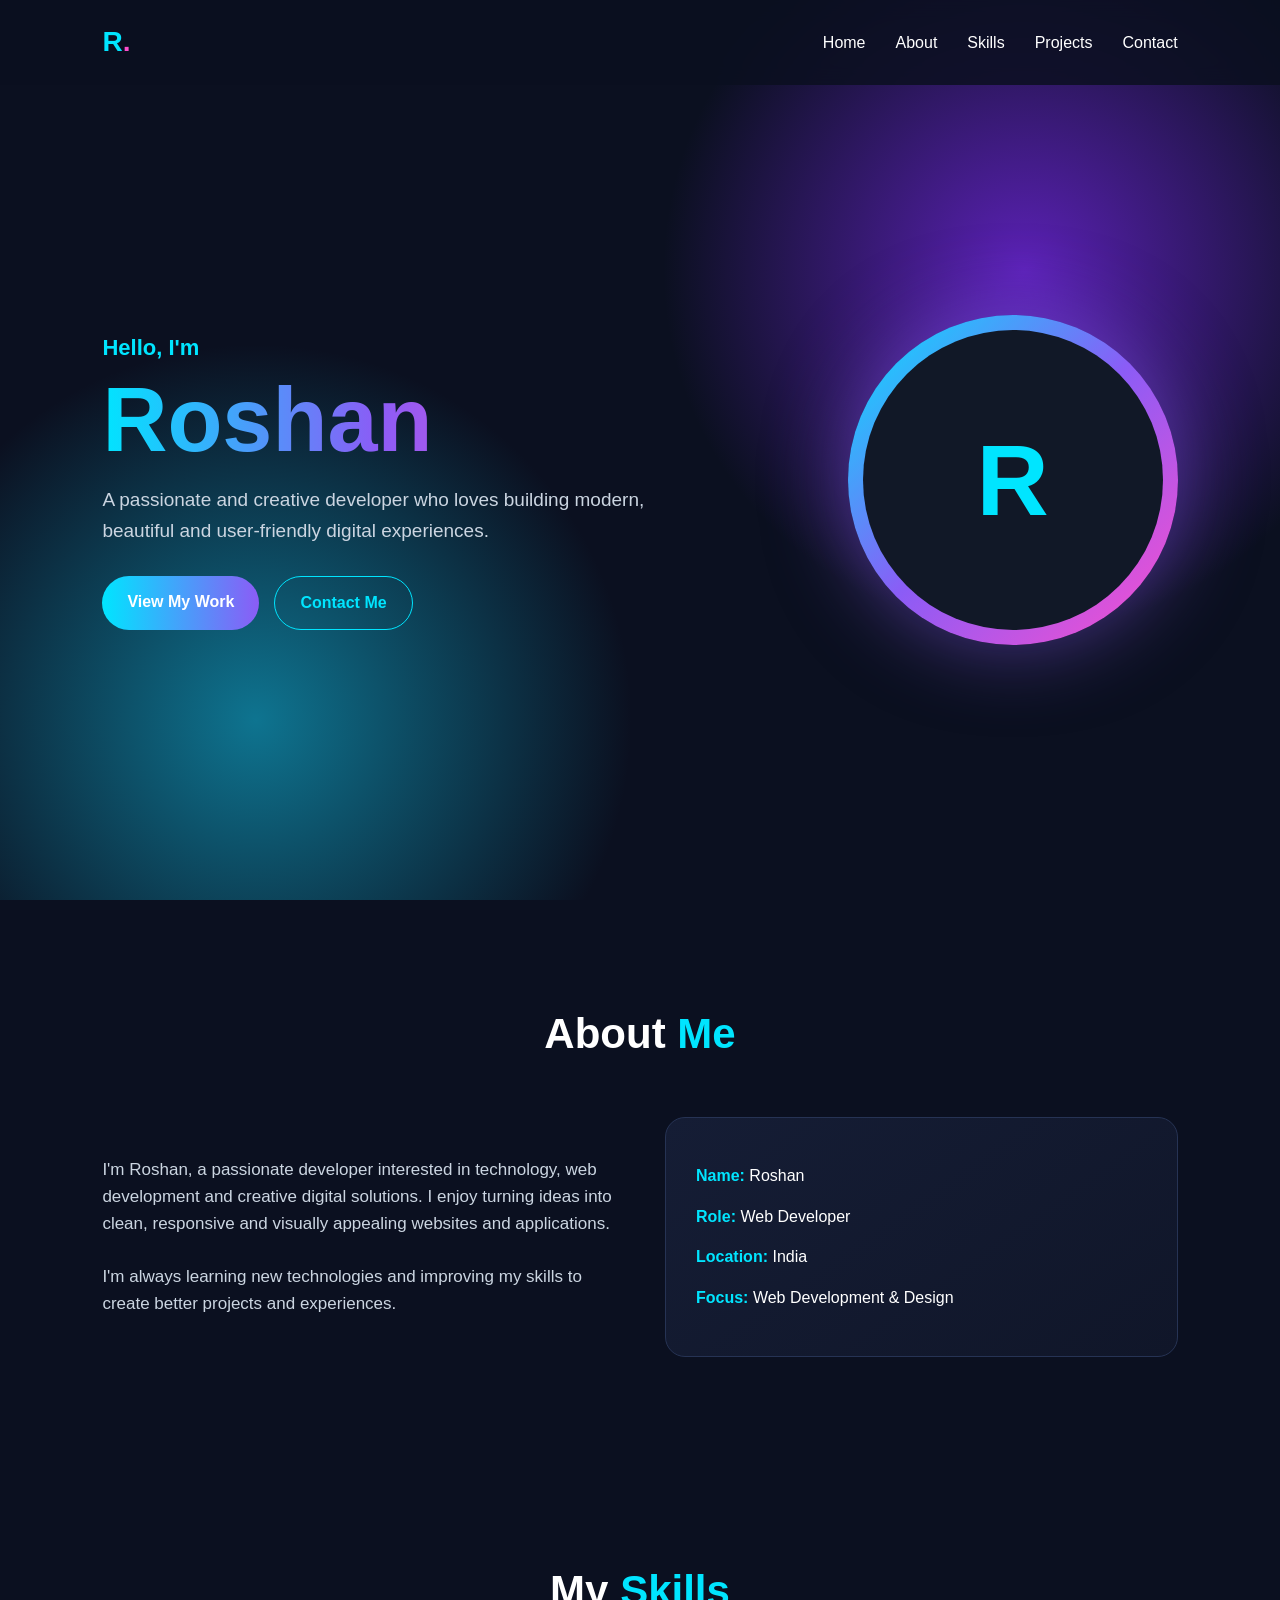
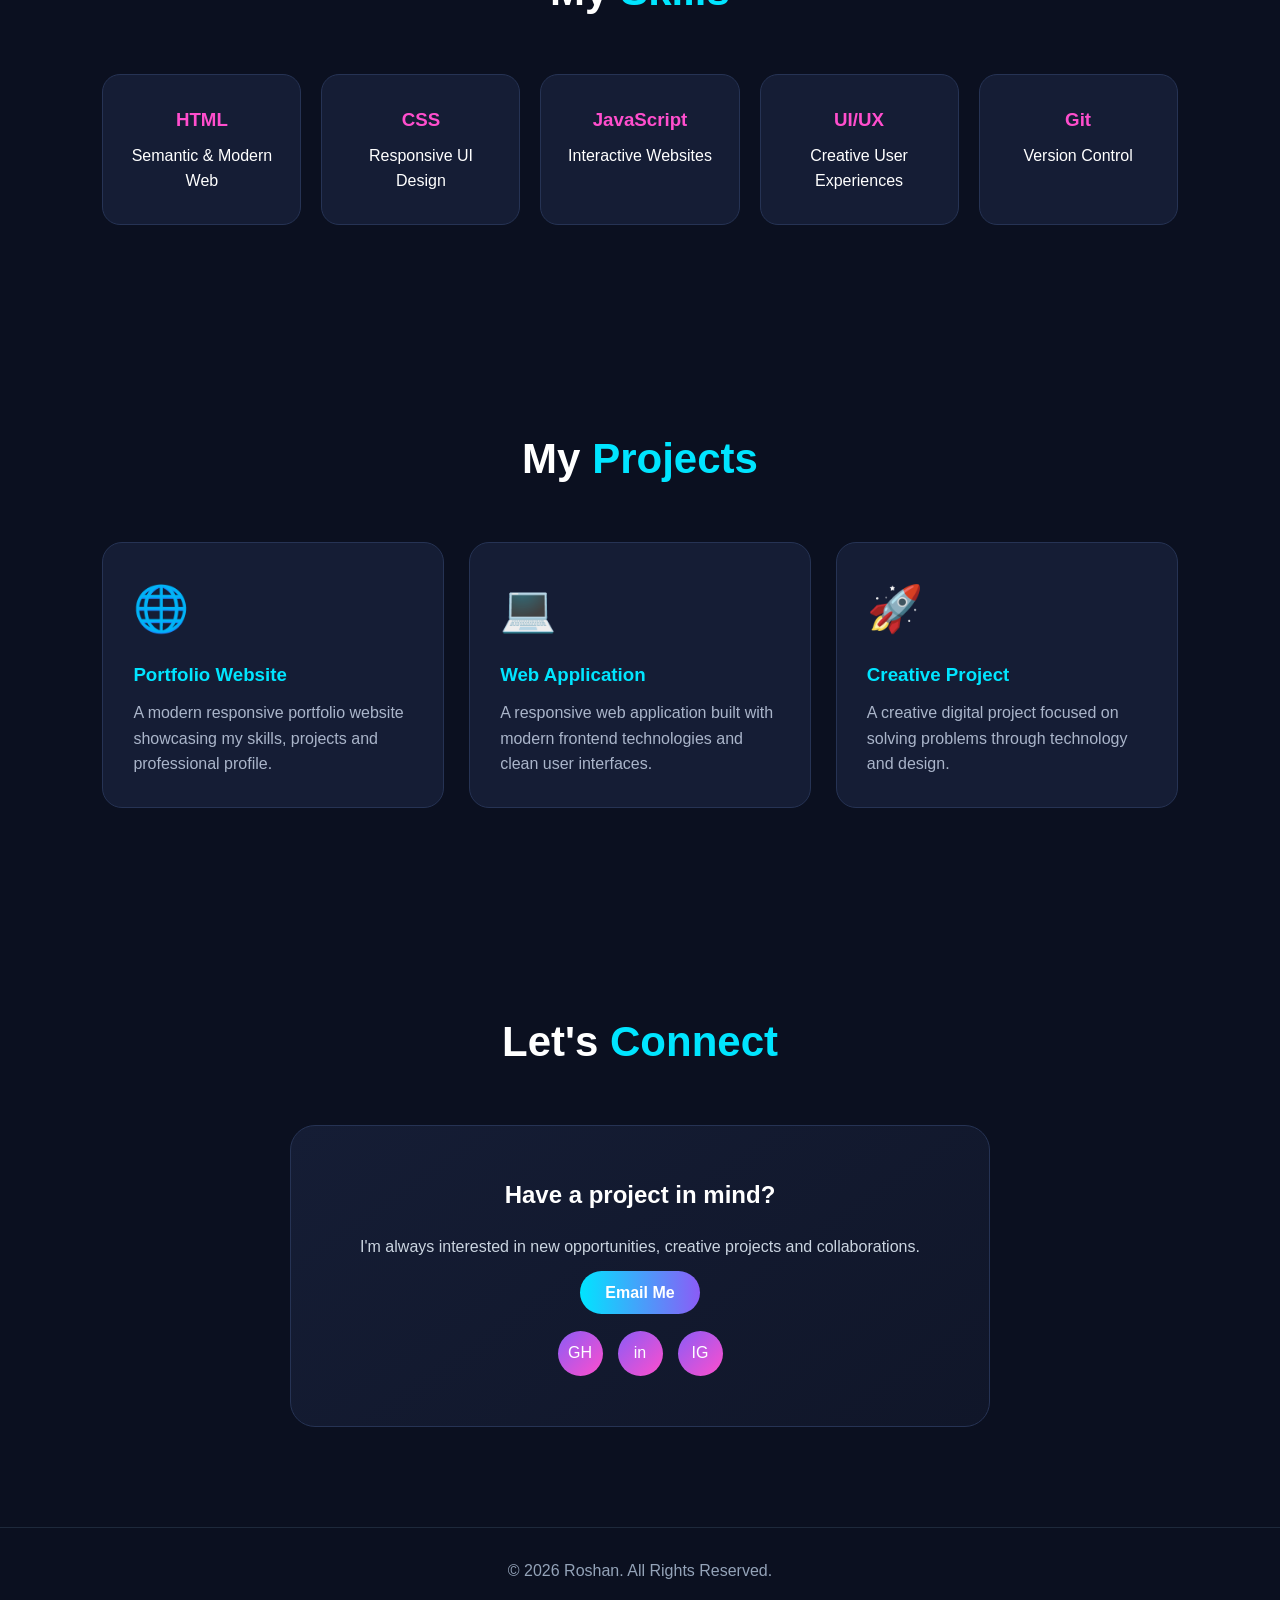
<file: index.html>
<!DOCTYPE html>
<html lang="en">
<head>
  <meta charset="UTF-8">
  <meta name="viewport" content="width=device-width, initial-scale=1.0">
  <title>Roshan | Portfolio</title>

  <link rel="stylesheet" href="style.css">
</head>

<body>

  <nav>
    <div class="logo">R<span>.</span></div>

    <ul>
      <li><a href="#home">Home</a></li>
      <li><a href="#about">About</a></li>
      <li><a href="#skills">Skills</a></li>
      <li><a href="#projects">Projects</a></li>
      <li><a href="#contact">Contact</a></li>
    </ul>
  </nav>

  <section class="hero" id="home">
    <div class="hero-content">
      <h3>Hello, I'm</h3>
      <h1>Roshan</h1>

      <p>
        A passionate and creative developer who loves building
        modern, beautiful and user-friendly digital experiences.
      </p>

      <div class="buttons">
        <a href="#projects" class="btn primary">View My Work</a>
        <a href="#contact" class="btn secondary">Contact Me</a>
      </div>
    </div>

    <div class="profile">
      <div class="profile-inner">R</div>
    </div>
  </section>

  <section id="about">
    <div class="section-title">
      <h2>About <span>Me</span></h2>
    </div>

    <div class="about">
      <div>
        <p>
          I'm Roshan, a passionate developer interested in technology,
          web development and creative digital solutions. I enjoy
          turning ideas into clean, responsive and visually appealing
          websites and applications.
        </p>

        <br>

        <p>
          I'm always learning new technologies and improving my skills
          to create better projects and experiences.
        </p>
      </div>

      <div class="info-card">
        <div><strong>Name:</strong> Roshan</div>
        <div><strong>Role:</strong> Web Developer</div>
        <div><strong>Location:</strong> India</div>
        <div><strong>Focus:</strong> Web Development & Design</div>
      </div>
    </div>
  </section>

  <section id="skills">
    <div class="section-title">
      <h2>My <span>Skills</span></h2>
    </div>

    <div class="skills">
      <div class="skill">
        <h3>HTML</h3>
        <p>Semantic & Modern Web</p>
      </div>

      <div class="skill">
        <h3>CSS</h3>
        <p>Responsive UI Design</p>
      </div>

      <div class="skill">
        <h3>JavaScript</h3>
        <p>Interactive Websites</p>
      </div>

      <div class="skill">
        <h3>UI/UX</h3>
        <p>Creative User Experiences</p>
      </div>

      <div class="skill">
        <h3>Git</h3>
        <p>Version Control</p>
      </div>
    </div>
  </section>
  <section id="projects">
    <div class="section-title">
      <h2>My <span>Projects</span></h2>
    </div>

    <div class="projects">

      <div class="project">
        <div class="project-icon">🌐</div>
        <h3>Portfolio Website</h3>
        <p>
          A modern responsive portfolio website showcasing my skills,
          projects and professional profile.
        </p>
      </div>

      <div class="project">
        <div class="project-icon">💻</div>
        <h3>Web Application</h3>
        <p>
          A responsive web application built with modern frontend
          technologies and clean user interfaces.
        </p>
      </div>

      <div class="project">
        <div class="project-icon">🚀</div>
        <h3>Creative Project</h3>
        <p>
          A creative digital project focused on solving problems
          through technology and design.
        </p>
      </div>

    </div>
  </section>
  <section id="contact">
    <div class="section-title">
      <h2>Let's <span>Connect</span></h2>
    </div>

    <div class="contact-box">
      <h2>Have a project in mind?</h2>

      <p>
        I'm always interested in new opportunities, creative projects
        and collaborations.
      </p>

      <a href="mailto:roshanrohan@email.com" class="btn primary">
        Email Me
      </a>

      <div class="socials">
        <a href="#" title="GitHub">GH</a>
        <a href="#" title="LinkedIn">in</a>
        <a href="#" title="Instagram">IG</a>
      </div>
    </div>
  </section>

  <footer>
    © 2026 Roshan. All Rights Reserved.
  </footer>

</body>
</html>
</file>
<file: style.css>
* {
  margin: 0;
  padding: 0;
  box-sizing: border-box;
  scroll-behavior: smooth;
  font-family: Arial, sans-serif;
}

body {
  background: #0b1020;
  color: white;
  line-height: 1.6;
}

/* Navigation */
nav {
  position: fixed;
  top: 0;
  width: 100%;
  z-index: 1000;
  display: flex;
  justify-content: space-between;
  align-items: center;
  padding: 20px 8%;
  background: rgba(11, 16, 32, 0.85);
  backdrop-filter: blur(10px);
}

.logo {
  font-size: 28px;
  font-weight: bold;
  color: #00e5ff;
}

.logo span {
  color: #ff4ecd;
}

nav ul {
  display: flex;
  list-style: none;
  gap: 30px;
}

nav a {
  color: white;
  text-decoration: none;
  font-weight: 500;
  transition: 0.3s;
}

nav a:hover {
  color: #00e5ff;
}

/* Hero */
.hero {
  min-height: 100vh;
  display: flex;
  align-items: center;
  justify-content: space-between;
  padding: 120px 8% 60px;
  background:
    radial-gradient(circle at 80% 30%, #5b21b6 0, transparent 30%),
    radial-gradient(circle at 20% 80%, #0e7490 0, transparent 30%),
    #0b1020;
}

.hero-content {
  max-width: 650px;
}

.hero h3 {
  color: #00e5ff;
  font-size: 22px;
  margin-bottom: 10px;
}

.hero h1 {
  font-size: clamp(50px, 8vw, 90px);
  line-height: 1;
  margin-bottom: 20px;
  background: linear-gradient(90deg, #00e5ff, #8b5cf6, #ff4ecd);
  -webkit-background-clip: text;
  color: transparent;
}

.hero p {
  color: #cbd5e1;
  font-size: 19px;
  max-width: 550px;
  margin-bottom: 30px;
}

.buttons {
  display: flex;
  gap: 15px;
  flex-wrap: wrap;
}

.btn {
  padding: 13px 25px;
  border-radius: 30px;
  text-decoration: none;
  font-weight: bold;
  transition: 0.3s;
}

.primary {
  background: linear-gradient(90deg, #00e5ff, #8b5cf6);
  color: white;
}

.secondary {
  border: 1px solid #00e5ff;
  color: #00e5ff;
}

.btn:hover {
  transform: translateY(-4px);
  box-shadow: 0 10px 30px rgba(0, 229, 255, 0.25);
}

/* Profile Circle */
.profile {
  width: 330px;
  height: 330px;
  border-radius: 50%;
  display: flex;
  align-items: center;
  justify-content: center;
  background: linear-gradient(135deg, #00e5ff, #8b5cf6, #ff4ecd);
  box-shadow: 0 0 80px rgba(139, 92, 246, 0.5);
  animation: float 4s ease-in-out infinite;
}

.profile-inner {
  width: 300px;
  height: 300px;
  border-radius: 50%;
  background: #111827;
  display: flex;
  align-items: center;
  justify-content: center;
  font-size: 100px;
  font-weight: bold;
  color: #00e5ff;
}

@keyframes float {
  50% {
    transform: translateY(-15px);
  }
}

/* Sections */
section {
  padding: 100px 8%;
}

.section-title {
  text-align: center;
  margin-bottom: 50px;
}

.section-title h2 {
  font-size: 42px;
}

.section-title span {
  color: #00e5ff;
}

/* About */
.about {
  display: grid;
  grid-template-columns: 1fr 1fr;
  gap: 50px;
  align-items: center;
}

.about p {
  color: #cbd5e1;
  font-size: 17px;
}

.info-card {
  background: linear-gradient(145deg, #151d35, #101629);
  padding: 30px;
  border-radius: 20px;
  border: 1px solid #263354;
}

.info-card div {
  margin: 15px 0;
}

.info-card strong {
  color: #00e5ff;
}

/* Skills */
.skills {
  display: grid;
  grid-template-columns: repeat(auto-fit, minmax(180px, 1fr));
  gap: 20px;
}

.skill {
  padding: 30px 20px;
  text-align: center;
  border-radius: 18px;
  background: #151d35;
  border: 1px solid #263354;
  transition: 0.3s;
}

.skill:hover {
  transform: translateY(-8px);
  border-color: #00e5ff;
  box-shadow: 0 10px 30px rgba(0, 229, 255, 0.15);
}

.skill h3 {
  color: #ff4ecd;
  margin-bottom: 8px;
}

/* Projects */
.projects {
  display: grid;
  grid-template-columns: repeat(auto-fit, minmax(260px, 1fr));
  gap: 25px;
}

.project {
  background: #151d35;
  padding: 30px;
  border-radius: 20px;
  border: 1px solid #263354;
  transition: 0.3s;
}

.project:hover {
  transform: translateY(-8px);
  border-color: #8b5cf6;
}

.project-icon {
  font-size: 45px;
  margin-bottom: 15px;
}

.project h3 {
  margin-bottom: 10px;
  color: #00e5ff;
}

.project p {
  color: #aab5ca;
}

/* Contact */
.contact-box {
  max-width: 700px;
  margin: auto;
  text-align: center;
  background: linear-gradient(145deg, #151d35, #101629);
  padding: 50px;
  border-radius: 25px;
  border: 1px solid #263354;
}

.contact-box p {
  color: #cbd5e1;
  margin: 20px 0;
}

.socials {
  margin-top: 25px;
  display: flex;
  justify-content: center;
  gap: 15px;
}

.socials a {
  width: 45px;
  height: 45px;
  border-radius: 50%;
  display: flex;
  align-items: center;
  justify-content: center;
  text-decoration: none;
  color: white;
  background: linear-gradient(135deg, #8b5cf6, #ff4ecd);
  transition: 0.3s;
}

.socials a:hover {
  transform: scale(1.15);
}

/* Footer */
footer {
  text-align: center;
  padding: 30px;
  color: #94a3b8;
  border-top: 1px solid #1e293b;
}

/* Mobile */
@media (max-width: 800px) {
  nav ul {
    display: none;
  }

  .hero {
    flex-direction: column;
    text-align: center;
    gap: 50px;
  }

  .hero p {
    margin-left: auto;
    margin-right: auto;
  }

  .buttons {
    justify-content: center;
  }

  .profile {
    width: 250px;
    height: 250px;
  }

  .profile-inner {
    width: 225px;
    height: 225px;
    font-size: 75px;
  }

  .about {
    grid-template-columns: 1fr;
  }
}
</file>
